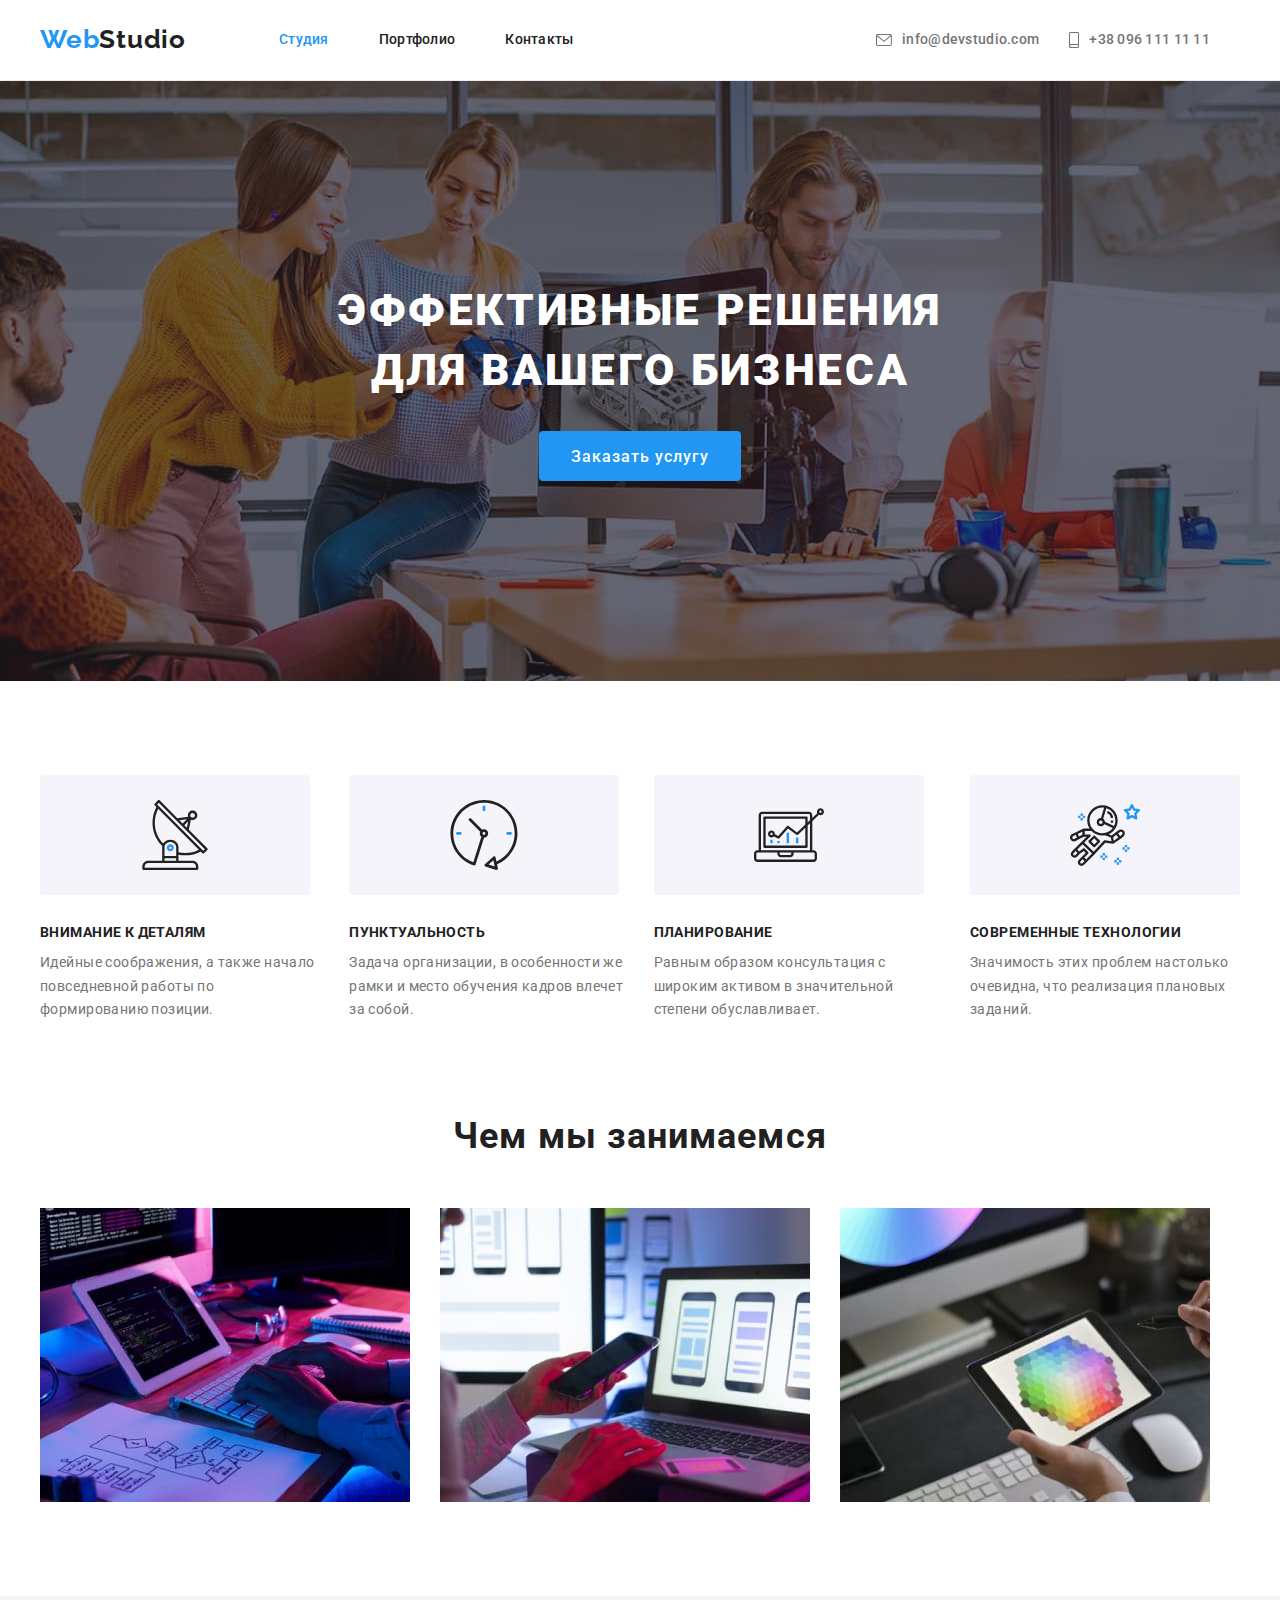
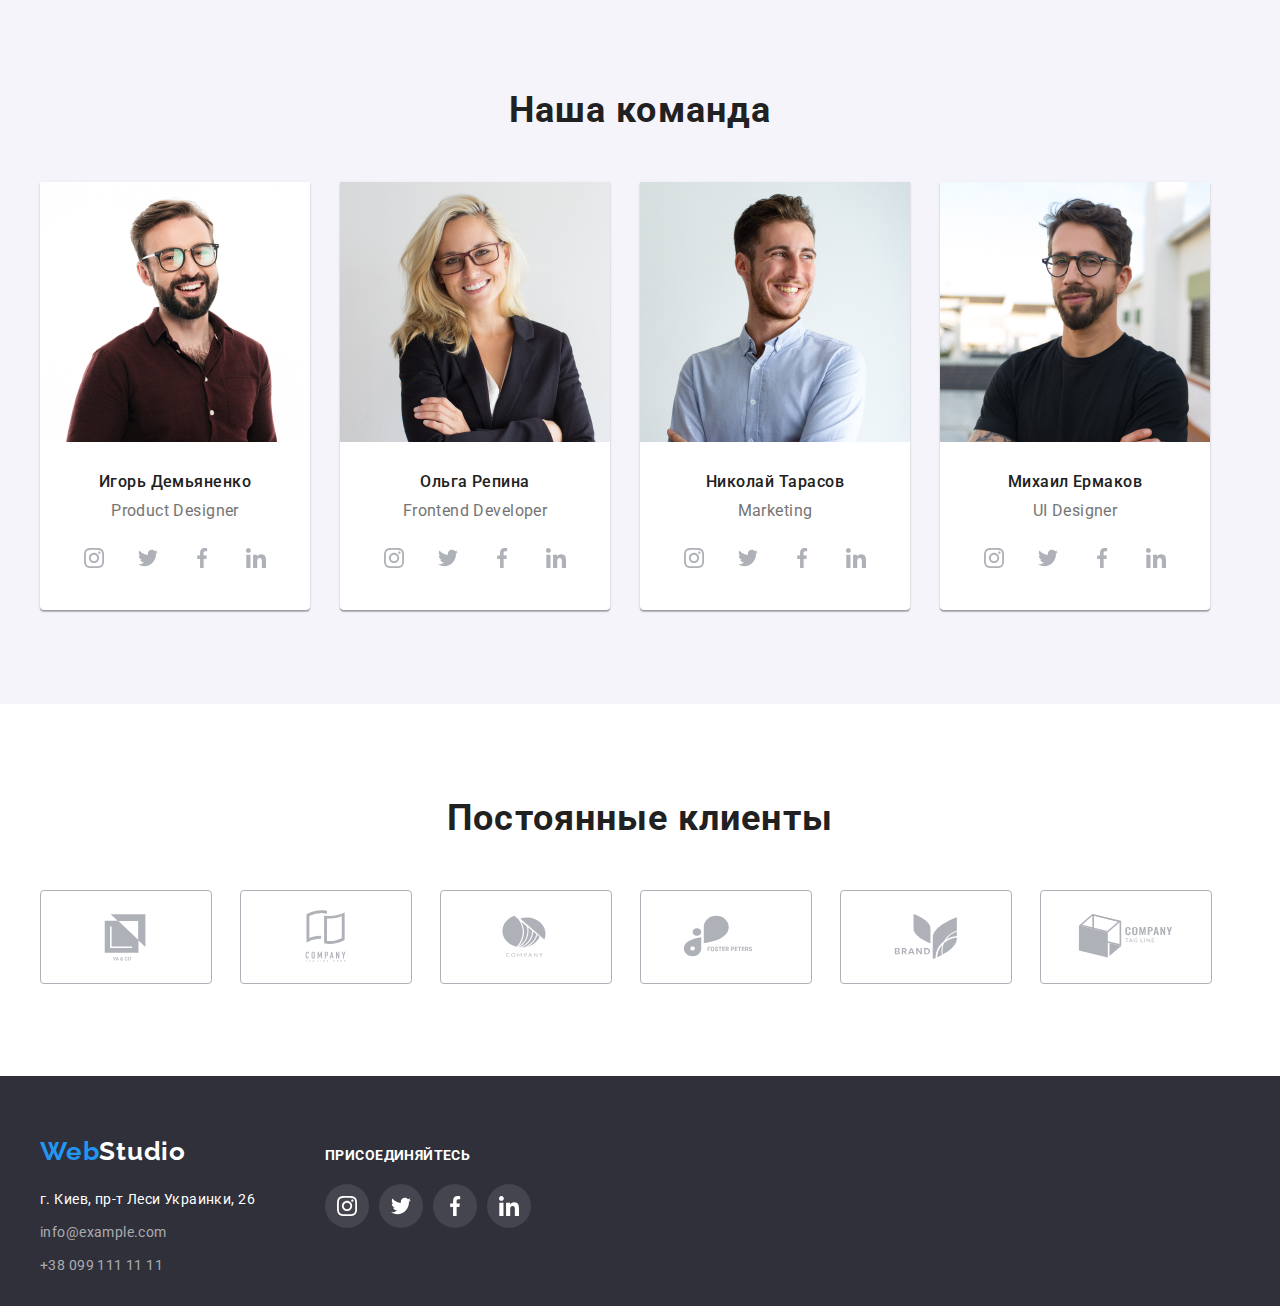
<file: index.html>
<!DOCTYPE html>
<html lang="ru">

<head>
    <meta charset="UTF-8">
    <meta http-equiv="X-UA-Compatible" content="IE=edge">
    <meta name="viewport" content="width=device-width, initial-scale=1.0">
    <title>Студия</title>
    <link rel="preconnect" href="https://fonts.googleapis.com">
    <link rel="preconnect" href="https://fonts.gstatic.com" crossorigin>
    <link
        href="https://fonts.googleapis.com/css2?family=Raleway:wght@700&family=Roboto:wght@400;500;700;900&display=swap"
        rel="stylesheet">
    <link rel="stylesheet" href="https://cdnjs.cloudflare.com/ajax/libs/modern-normalize/1.1.0/modern-normalize.min.css"
        integrity="sha512-wpPYUAdjBVSE4KJnH1VR1HeZfpl1ub8YT/NKx4PuQ5NmX2tKuGu6U/JRp5y+Y8XG2tV+wKQpNHVUX03MfMFn9Q=="
        crossorigin="anonymous" referrerpolicy="no-referrer" />
    <link rel="stylesheet" href="./css/styles.css" />
</head>

<body>
    <!-- Шапка сайта Студия-->
    <header class="header">
        <div class="container header-container">
            <nav class="navigation">
                <a class="logo" href="/"><span class="logo-title">Web</span>Studio</a>
                <ul class="header-list list">
                    <li class="header-item"><a class="header-link current" href=" ./index.html">Студия</a></li>
                    <li class="header-item"><a class="header-link" href="./portfolio.html">Портфолио</a></li>
                    <li class="header-item"><a class="header-link" href="">Контакты</a></li>
                </ul>
            </nav>
            <ul class="contacts list">
                <li class="item">
                    <a class="link" href="mailto:info@devstudio.com">
                        <svg class="envelope-icon" width="16px" height="12px">
                            <use href="images/symbol-defs.svg#envelope"></use>
                        </svg> info@devstudio.com
                    </a>
                </li>

                <li class="item">
                    <a class="link" href="tel:+380961111111">
                        <svg class="smartphone-icon" width="10px" height="16px">
                            <use href="images/symbol-defs.svg#smartphone"></use>
                        </svg>+38 096 111 11 11
                    </a>
                </li>
            </ul>
        </div>
    </header>
    <!-- Секция Эффективные решения -->
    <main>
        <section class="hero">
            <div class="container hero-container">
                <h1 class="hero-title">Эффективные решения</br>для вашего бизнеса</h1>
                <button class="button" type="button btn">Заказать услугу</button>
            </div>
        </section>
        <!-- Секция детали -->
        <section class="section-no-padding">
            <div class="container">
                <h2 class="section-title" hidden>Наши особенности</h2>
                <ul class="feature-list list">
                    <li class="feature-item">
                        <div class="feature-icons">
                            <svg class="feature-icon" width="70px" height="70">
                                <use href="./images/symbol-defs.svg#antenna"></use>
                            </svg>
                        </div>
                        <h3 class="feature-title">Внимание к деталям</h3>
                        <p class="feature-text">Идейные соображения, а также начало повседневной работы по
                            формированию
                            позиции.</p>
                    </li>
                    <li class="feature-item">
                        <div class="feature-icons">
                            <svg class="feature-icon" width="70px" height="70">
                                <use href="./images/symbol-defs.svg#clock"></use>
                            </svg>
                        </div>
                        <h3 class="feature-title">Пунктуальность</h3>
                        <p class="feature-text">Задача организации, в особенности же рамки и место обучения кадров
                            влечет за собой.</p>
                    </li>
                    <li class="feature-item">
                        <div class="feature-icons">
                            <svg class="feature-icon" width="70px" height="70">
                                <use href="./images/symbol-defs.svg#diagram"></use>
                            </svg>
                        </div>
                        <h3 class="feature-title">Планирование</h3>
                        <p class="feature-text">Равным образом консультация с широким активом в значительной степени
                            обуславливает.</p>
                    </li>
                    <li class="feature-item">
                        <div class="feature-icons">
                            <svg class="feature-icon" width="70px" height="70">
                                <use href="./images/symbol-defs.svg#astronaut"></use>
                            </svg>
                        </div>
                        <h3 class="feature-title">Современные технологии</h3>
                        <p class="feature-text">Значимость этих проблем настолько очевидна, что реализация плановых
                            заданий.</p>
                    </li>
                </ul>
            </div>
        </section>
        <!-- Секция занятия-->
        <section class="section">
            <div class="container">
                <h2 class="info-title">Чем мы занимаемся</h2>
                <ul class="info-list list">
                    <li class="info-item">
                        <img src="images/photo-box-1.jpg" alt="специалист пишет код " width="370" height="294"
                            class="info-img" />
                    </li>
                    <li class="info-item">
                        <img src="images/photo-box-2.jpg" alt="тестировщик тестует код " width="370" height="294"
                            class="info-img" />
                    </li>
                    <li class="info-item">
                        <img src="images/photo-box-3.jpg" alt="архитектор рисует проект " width="370" height="294"
                            class="info-img" />
                    </li>
                </ul>
            </div>
        </section>
        <!-- Секция команда -->
        <section class="section about-section">
            <div class="container">
                <h2 class="about-team">Наша команда</h2>
                <ul class="about-list list">
                    <li class="about-item">
                        <img src="images/about-img-1.jpg" alt="Игорь Демьяненко" width="270" height="260"
                            class="about-img" />
                        <div class="about">
                            <h3 class="about-title">Игорь Демьяненко</h3>
                            <p class="about-text" lang="en">Product Designer</p>
                            <ul class="social-list list">
                                <li class="social-item">
                                    <a class="social-link" href="">
                                        <svg class="social-icon" width="20px" height="20px">
                                            <use href="./images/symbol-defs.svg#instagram"></use>
                                        </svg></a>
                                </li>
                                <li class="social-item">
                                    <a class="social-link" href="">
                                        <svg class="social-icon" width="20px" height="20px">
                                            <use href="./images/symbol-defs.svg#twitter"></use>
                                        </svg></a>
                                </li>
                                <li class="social-item">
                                    <a class="social-link" href="">
                                        <svg class="social-icon" width="20px" height="20px">
                                            <use href="./images/symbol-defs.svg#facebook"></use>
                                        </svg></a>
                                </li>
                                <li class="social-item">
                                    <a class="social-link" href="">
                                        <svg class="social-icon" width="20px" height="20px">
                                            <use href="./images/symbol-defs.svg#linkedin"></use>
                                        </svg></a>
                                </li>
                            </ul>
                        </div>
                    <li class="about-item">
                        <img src="images/about-img-2.jpg" alt="Ольга Репина" width="270" height="260"
                            class="about-img" />
                        <div class="about">
                            <h3 class="about-title">Ольга Репина</h3>
                            <p class="about-text" lang="en">Frontend Developer</p>
                            <ul class="social-list list">
                                <li class="social-item">
                                    <a class="social-link" href="">
                                        <svg class="social-icon" width="20px" height="20px">
                                            <use href="./images/symbol-defs.svg#instagram"></use>
                                        </svg></a>
                                </li>
                                <li class="social-item">
                                    <a class="social-link" href="">
                                        <svg class="social-icon" width="20px" height="20px">
                                            <use href="./images/symbol-defs.svg#twitter"></use>
                                        </svg></a>
                                </li>
                                <li class="social-item">
                                    <a class="social-link" href="">
                                        <svg class="social-icon" width="20px" height="20px">
                                            <use href="./images/symbol-defs.svg#facebook"></use>
                                        </svg></a>
                                </li>
                                <li class="social-item">
                                    <a class="social-link" href="">
                                        <svg class="social-icon" width="20px" height="20px">
                                            <use href="./images/symbol-defs.svg#linkedin"></use>
                                        </svg></a>
                                </li>
                            </ul>
                        </div>
                    <li class="about-item">
                        <img src="images/about-img-3.jpg" alt="Николай Тарасов" width="270" height="260"
                            class="about-img" />
                        <div class="about">
                            <h3 class="about-title">Николай Тарасов</h3>
                            <p class="about-text" lang="en">Marketing</p>
                            <ul class="social-list list">
                                <li class="social-item">
                                    <a class="social-link" href="">
                                        <svg class="social-icon" width="20px" height="20px">
                                            <use href="./images/symbol-defs.svg#instagram"></use>
                                        </svg></a>
                                </li>
                                <li class="social-item">
                                    <a class="social-link" href="">
                                        <svg class="social-icon" width="20px" height="20px">
                                            <use href="./images/symbol-defs.svg#twitter"></use>
                                        </svg></a>
                                </li>
                                <li class=" social-item">
                                    <a class="social-link" href="">
                                        <svg class="social-icon" width="20px" height="20px">
                                            <use href="./images/symbol-defs.svg#facebook"></use>
                                        </svg></a>
                                </li>
                                <li class=" social-item">
                                    <a class="social-link" href="">
                                        <svg class="social-icon" width="20px" height="20px">
                                            <use href="./images/symbol-defs.svg#linkedin"></use>
                                        </svg></a>
                                </li>
                            </ul>
                        </div>
                    <li class="about-item">
                        <img src="images/about-img-4.jpg" alt="Михаил Ермаков" width="270" height="260"
                            class="about-img" />
                        <div class="about">
                            <h3 class="about-title">Михаил Ермаков</h3>
                            <p class="about-text" lang="en">UI Designer</p>
                            <ul class="social-list list">
                                <li class="social-item">
                                    <a class="social-link" href="">
                                        <svg class="social-icon" width="20px" height="20px">
                                            <use href="./images/symbol-defs.svg#instagram"></use>
                                        </svg></a>
                                </li>
                                <li class="social-item">
                                    <a class="social-link" href="">
                                        <svg class="social-icon" width="20px" height="20px">
                                            <use href="./images/symbol-defs.svg#twitter"></use>
                                        </svg></a>
                                </li>
                                <li class="social-item">
                                    <a class="social-link" href="">
                                        <svg class="social-icon" width="20px" height="20px">
                                            <use href="./images/symbol-defs.svg#facebook"></use>
                                        </svg></a>
                                </li>
                                <li class="social-item">
                                    <a class="social-link" href="">
                                        <svg class="social-icon" width="20px" height="20px">
                                            <use href="./images/symbol-defs.svg#linkedin"></use>
                                        </svg></a>
                                </li>
                            </ul>
                        </div>

        </section>
        <!-- Постоянные клиенты -->
        <section class="clients">
            <div class="container">
                <h2 class="clietns-title">Постоянные клиенты</h2>
                <ul class="clients-list list">
                    <li class="client-item">
                        <a class="client-link" href="">
                            <svg class="client-icon" width="106px" height="60px">
                                <use href="./images/symbol-defs.svg#logo-1"></use>
                            </svg></a>
                    </li>
                    <li class="client-item">
                        <a class="client-link" href="">
                            <svg class="client-icon" width="106px" height="60px">
                                <use href="./images/symbol-defs.svg#logo-2"></use>
                            </svg></a>
                    </li>
                    <li class="client-item">
                        <a class="client-link" href="">
                            <svg class="client-icon" width="106px" height="60px">
                                <use href="./images/symbol-defs.svg#logo-3"></use>
                            </svg></a>
                    </li>
                    <li class="client-item">
                        <a class="client-link" href="">
                            <svg class="client-icon" width="106px" height="60px">
                                <use href="./images/symbol-defs.svg#logo-4"></use>
                            </svg></a>
                    </li>
                    <li class="client-item">
                        <a class="client-link" href="">
                            <svg class="client-icon" width="106px" height="60px">
                                <use href="./images/symbol-defs.svg#logo-5"></use>
                            </svg></a>
                    </li>
                    <li class="client-item">
                        <a class="client-link" href="">
                            <svg class="client-icon" width="106px" height="60px">
                                <use href="./images/symbol-defs.svg#logo-6"></use>
                            </svg></a>
                    </li>
                </ul>
            </div>
        </section>
    </main>
    <!-- Секция контакты -->
    <footer class="page-footer">
        <div class="container footer-container">
            <div class="footer-link">
                <a class="logo" href="/"><span class="logo-title">Web</span>Studio</a>
                <address class="footer-address">
                    <ul class="address-list list">
                        <li class="address-item">
                            <a class="footer-address" href="">г. Киев, пр-т Леси Украинки, 26</a>
                        </li>
                        <li class="address-item">
                            <a class="link-mail" href="mailto:info@example.com">info@example.com</a>
                        </li>
                        <li class="address-item">
                            <a class="link-tel" href="tel:+380991111111">+38 099 111 11 11</a>
                        </li>
                    </ul>
                </address>
            </div>
            <div class="footer-social">
                <p class="network">присоединяйтесь</p>
                <ul class="footer-icons list">
                    <li class="logo-item">
                        <a class="footer-icon link" href="">
                            <svg class="footer-icon" width="20px" height="20px">
                                <use href="images/symbol-defs.svg#instagram"></use>
                            </svg>
                        </a>
                    </li>
                    <li class="logo-item">
                        <a class="footer-icon link" href="">
                            <svg class="footer-icon" width="20px" height="20px">
                                <use href="images/symbol-defs.svg#twitter"></use>
                            </svg>
                        </a>
                    </li>
                    <li class="logo-item">
                        <a class="footer-icon link" href="">
                            <svg class="footer-icon" width="20px" height="20px">
                                <use href="images/symbol-defs.svg#facebook"></use>
                            </svg>
                        </a>
                    </li>
                    <li class="logo-item">
                        <a class="footer-icon link" href="">
                            <svg class="footer-icon" width="20px" height="20px">
                                <use href="images/symbol-defs.svg#linkedin"></use>
                            </svg>
                        </a>
                    </li>
                </ul>

            </div>

        </div>
    </footer>
</body>

</html>
</file>
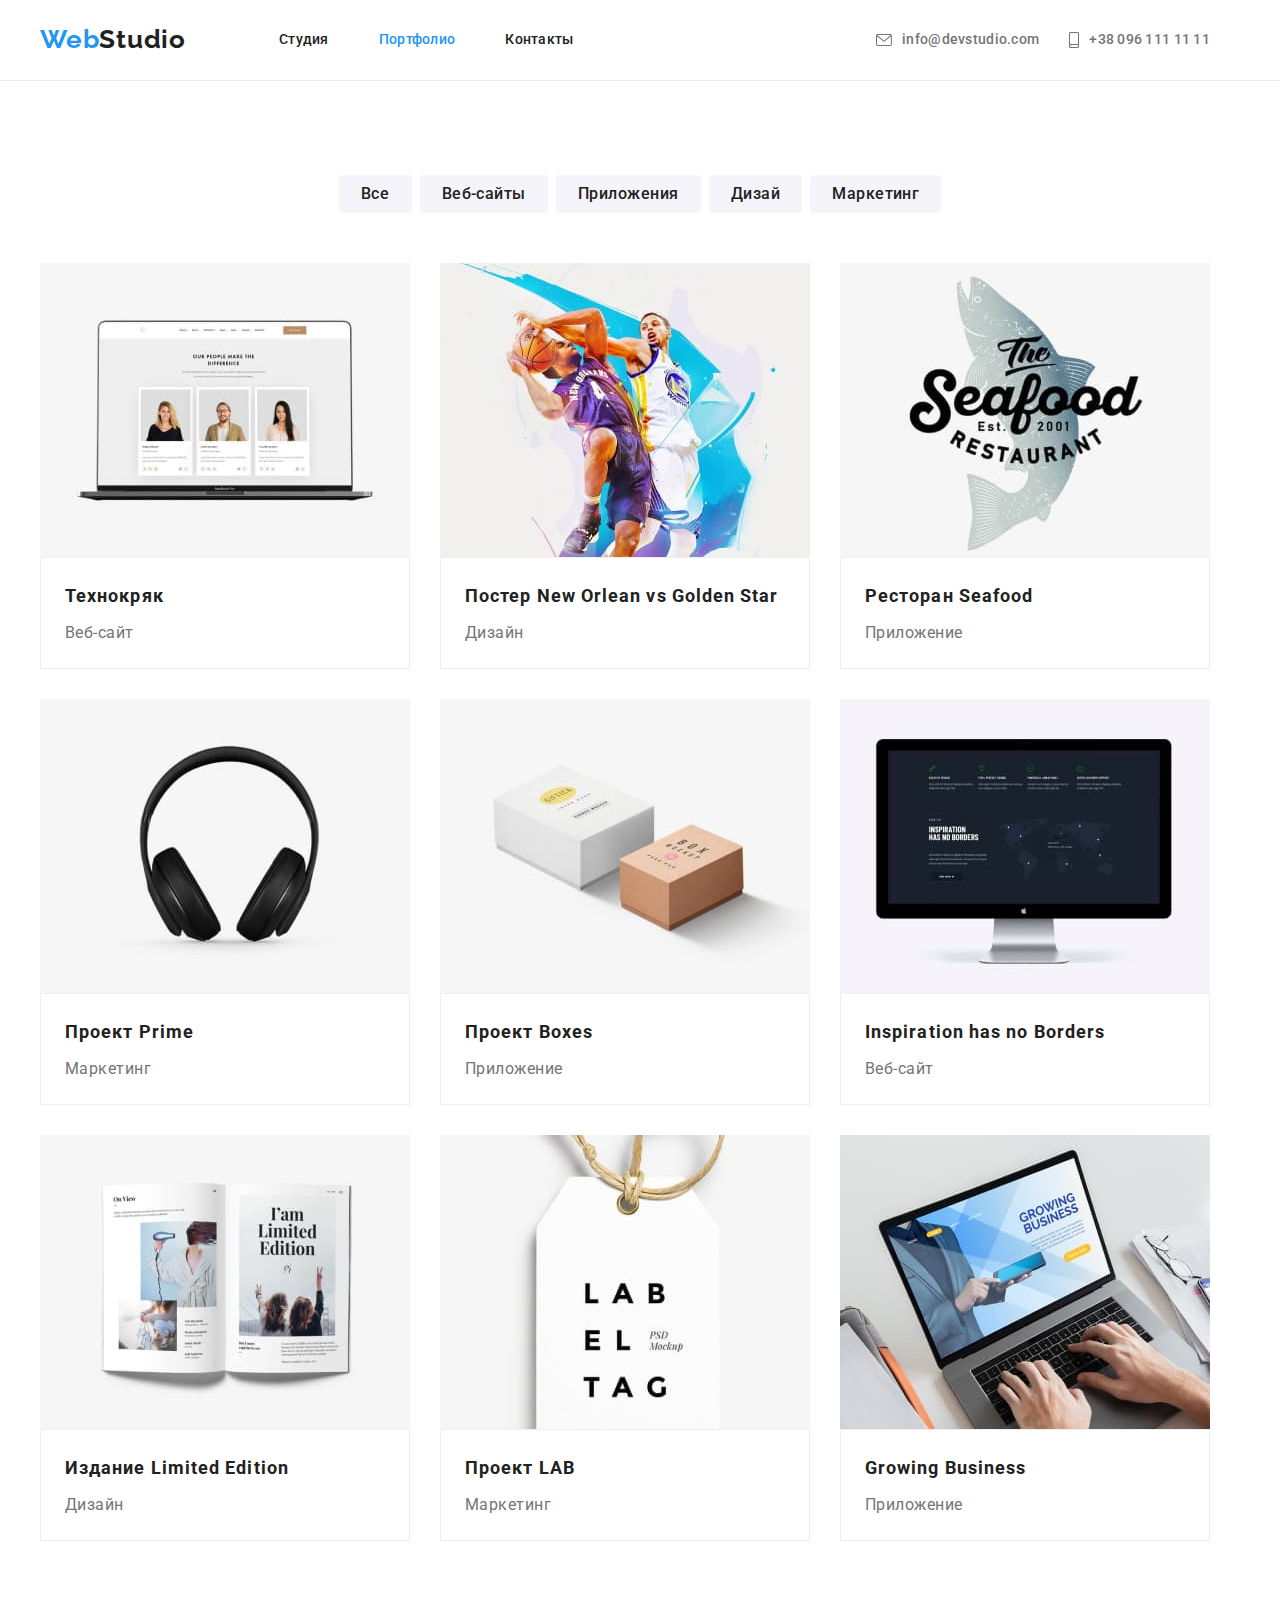
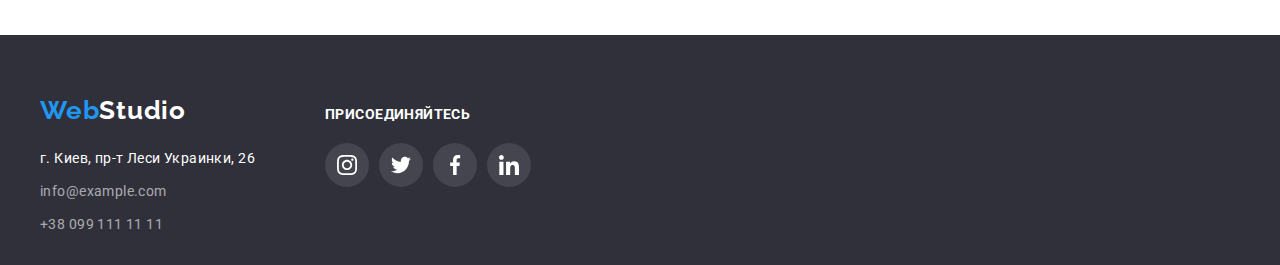
<file: portfolio.html>
<!DOCTYPE html>
<html lang="ru">

<head>
    <meta charset="UTF-8">
    <meta http-equiv="X-UA-Compatible" content="IE=edge">
    <meta name="viewport" content="width=device-width, initial-scale=1.0">
    <title>Портфолио</title>
    <link rel="preconnect" href="https://fonts.googleapis.com">
    <link rel="preconnect" href="https://fonts.gstatic.com" crossorigin>
    <link
        href="https://fonts.googleapis.com/css2?family=Raleway:wght@700&family=Roboto:wght@400;500;700;900&display=swap"
        rel="stylesheet">
    <link rel="stylesheet" href="https://cdnjs.cloudflare.com/ajax/libs/modern-normalize/1.1.0/modern-normalize.min.css"
        integrity="sha512-wpPYUAdjBVSE4KJnH1VR1HeZfpl1ub8YT/NKx4PuQ5NmX2tKuGu6U/JRp5y+Y8XG2tV+wKQpNHVUX03MfMFn9Q=="
        crossorigin="anonymous" referrerpolicy="no-referrer" />
    <link rel="stylesheet" href="./css/styles.css" />
</head>

<body>
    <!-- Шапка сайта Портфолио-->
    <header class="header">
        <div class="container header-container">
            <nav class="navigation">
                <a class="logo" href="/"><span class="logo-title">Web</span>Studio</a>
                <ul class="header-list list">
                    <li class="header-item"><a class="header-link" href=" ./index.html">Студия</a></li>
                    <li class="header-item"><a class="header-link current" href="./portfolio.html">Портфолио</a></li>
                    <li class="header-item"><a class="header-link" href="">Контакты</a>
                    </li>
                </ul>
            </nav>
            <ul class="contacts list">
                <li class="item">
                    <a class="link" href="mailto:info@devstudio.com">
                        <svg class="envelope-icon" width="16px" height="12px">
                            <use href="images/symbol-defs.svg#envelope"></use>
                        </svg> info@devstudio.com
                    </a>
                </li>

                <li class="item">
                    <a class="link" href="tel:+380961111111">
                        <svg class="smartphone-icon" width="10px" height="16px">
                            <use href="images/symbol-defs.svg#smartphone"></use>
                        </svg>+38 096 111 11 11
                    </a>
                </li>

            </ul>
        </div>
    </header>

    <!-- Секция о всем на сайте-->
    <main">
        <section class="section">
            <div class="container">
                <ul class="buttons-link list">
                    <li class="item">
                        <button class="button secondary" type="button">Все</button>
                    </li>
                    <li class="item">
                        <button class="button secondary" type="button">Веб-сайты</button>
                    </li>
                    <li class="item">
                        <button class="button secondary" type="button">Приложения</button>
                    </li>
                    <li class="item">
                        <button class="button secondary" type="button">Дизай</button>
                    </li>
                    <li class="item">
                        <button class="button secondary" type="button">Маркетинг</button>
                    </li>
                </ul>
                <ul class="images-list list">
                    <li class="images-item">
                        <img src="images/bild-img-5.jpg" alt="Технокряк" width="370" height="294" class="item-img" />
                        <div class="item-list item-text">
                            <h3 class="imag-title">Технокряк</h3>
                            <p class="imag-text">Веб-сайт</p>
                        </div>
                    </li>
                    <li class="images-item">
                        <img src="images/bild-img-6.jpg" alt="Постер New Orlean vs Golden Star" width="370" height="294"
                            class="item-img" />
                        <div class="item-list">
                            <h3 class="imag-title">Постер New Orlean vs Golden Star</h3>
                            <p class="imag-text">Дизайн</p>
                        </div>
                    </li>
                    <li class="images-item">
                        <img src="images/bild-img-7.jpg" alt="Ресторан Seafood" width="370" height="294"
                            class="item-img" />
                        <div class="item-list">
                            <h3 class="imag-title">Ресторан Seafood</h3>
                            <p class="imag-text">Приложение</p>
                        </div>
                    </li>
                    <li class="images-item">
                        <img src="images/bild-img-8.jpg" alt="Проект Prime" width="370" height="294" class="item-img" />
                        <div class="item-list">
                            <h3 class="imag-title">Проект Prime</h3>
                            <p class="imag-text">Маркетинг</p>
                        </div>
                    </li>
                    <li class="images-item">
                        <img src="images/bild-img-9.jpg" alt="Проект Boxes" width="370" height="294" class="item-img" />
                        <div class="item-list">
                            <h3 class="imag-title">Проект Boxes</h3>
                            <p class="imag-text">Приложение</p>
                        </div>
                    </li>
                    <li class="images-item">
                        <img src="images/bild-img-10.jpg" alt="Inspiration has no Borders" width="370" height="294"
                            class="item-img" />
                        <div class="item-list">
                            <h3 class="imag-title">Inspiration has no Borders</h3>
                            <p class="imag-text">Веб-сайт</p>
                        </div>
                    </li>
                    <li class="images-item">
                        <img src="images/bild-img-11.jpg" alt="Издание Limited Edition" width="370" height="294"
                            class="item-img" />
                        <div class="item-list">
                            <h3 class="imag-title">Издание Limited Edition</h3>
                            <p class="imag-text">Дизайн</p>
                        </div>
                    </li>
                    <li class="images-item">
                        <img src="images/bild-img-12.jpg" alt="Проект LAB" width="370" height="294" class="item-img" />
                        <div class="item-list">
                            <h3 class="imag-title">Проект LAB</h3>
                            <p class="imag-text">Маркетинг</p>
                        </div>
                    </li>
                    <li class="images-item">
                        <img src="images/bild-img-13.jpg" alt="Growing Business" width="370" height="294"
                            class="item-img" />
                        <div class="item-list">
                            <h3 class="imag-title">Growing Business</h3>
                            <p class="imag-text">Приложение</p>
                        </div>
                    </li>
                </ul>
            </div>
        </section>
        </main>
        <!--  Секция контакты -->
        <footer class="page-footer">
            <div class="container footer-container">
                <div class="footer">
                    <a class="logo" href="/"><span class="logo-title">Web</span>Studio</a>
                    <address class="footer-address">
                        <ul class="address-list list">
                            <li class="address-item">
                                <a class="footer-address" href="">г. Киев, пр-т Леси Украинки, 26</a>
                            </li>
                            <li class="address-item">
                                <a class="link-mail" href="mailto:info@example.com">info@example.com</a>
                            </li>
                            <li class="address-item">
                                <a class="link-tel" href="tel:+380991111111">+38 099 111 11 11</a>
                            </li>
                        </ul>
                    </address>
                </div>

                <div class="footer-social">
                    <p class="network">присоединяйтесь</p>
                    <ul class="footer-icons list">
                        <li class="logo-item">
                            <a class="footer-icon link" href="">
                                <svg class="footer-icon" width="20px" height="20px">
                                    <use href="images/symbol-defs.svg#instagram"></use>
                                </svg>
                            </a>
                        </li>
                        <li class="logo-item">
                            <a class="footer-icon link" href="">
                                <svg class="footer-icon" width="20px" height="20px">
                                    <use href="images/symbol-defs.svg#twitter"></use>
                                </svg>
                            </a>
                        </li>
                        <li class="logo-item">
                            <a class="footer-icon link" href="">
                                <svg class="footer-icon" width="20px" height="20px">
                                    <use href="images/symbol-defs.svg#facebook"></use>
                                </svg>
                            </a>
                        </li>
                        <li class="logo-item">
                            <a class="footer-icon link" href="">
                                <svg class="footer-icon" width="20px" height="20px">
                                    <use href="images/symbol-defs.svg#linkedin"></use>
                                </svg>
                            </a>
                        </li>
                    </ul>

                </div>
            </div>
        </footer>
</body>

</html>
</file>
<file: css/styles.css>
:root {
  --header-text-color: #212121;
  --main-text-color: #757575;
  --primary-title-color: #ffffff;
  --accent-color: #2196f2;
  --title-color: #000000;
  --footer-link-color: rgba(255, 255, 255, 0.6);
  --icon-color: #afb1b8;
}
p,
h1,
h2,
h3,
h4,
h5,
h6 {
  margin: 0;
}

img {
  display: block;
}

button {
  cursor: pointer;
}

body {
  margin: 0;
  font-family: Roboto, sans-serif;
  font-style: normal;
  font-size: 14px;
  font-weight: 400;
  line-height: 1.71;
  letter-spacing: 0.03em;
  color: #757575;
}

.list {
  list-style: none;
}

a {
  text-decoration: none;
}
.container {
  width: 1200px;
  padding-left: 15px;
  padding-right: 15px;
  margin: 0 auto;

  /*outline: 1px solid red;*/
}

.section {
  padding: 94px 0;
}
ul {
  margin: 0;
  padding: 0;
}

/*-----------------------------HEADER-------------------------------*/
.header {
  /*padding-top: 24px;
  padding-bottom: 25px;*/
  border-bottom: 1px solid #ececec;
}

.header-container {
  display: flex;
}
/*----logo-header----*/
/*----logo-title-header----*/

.logo {
  font-family: Raleway;
  font-weight: bold;

  font-size: 26px;
  line-height: 1.19;
  text-decoration: none;
  letter-spacing: 0.03em;

  padding-top: 24px;
  padding-bottom: 25px;
  text-decoration: none;
  color: var(--header-text-color);
}
.logo-title {
  padding-top: 24px;
  padding-bottom: 25px;
  color: var(--accent-color);
}

.logo:hover,
.logo:focus {
  color: var(--accent-color);
}
/*---------------navigation----------*/
/*----header-list----*/

.navigation {
  display: flex;
  align-items: center;
}

.header-list {
  display: flex;
  margin-left: 93px;
}

.header-list .header-item + .header-item {
  margin-left: 50px;
}
.header-link {
  font-weight: 500;
  font-size: 14px;
  line-height: 1.14;
  letter-spacing: 0.02em;
  padding-top: 32px;
  padding-bottom: 32px;
  display: flex;
  color: var(--header-text-color);
}
.header-link:hover,
.header-link:focus {
  color: var(--accent-color);
}

/*------------contacts-header-----------*/

.contacts {
  display: flex;
  margin-left: auto;
  padding-top: 32px;
  padding-bottom: 32px;
}
.link {
  font-weight: 500;
  font-size: 14px;
  line-height: 1.14;

  margin-right: 30px;
  letter-spacing: 0.02em;
  color: var(--main-text-color);
}
.contacts .link .envelope-icon,
.contacts .link .smartphone-icon {
  margin-right: 10px;
  fill: currentColor;
}
.contacts .item .link {
  display: flex;
  align-items: center;
}
.contacts .link:hover,
.contacts .link:focus {
  color: var(--accent-color);
}
.envelope-icon .smartphone-icon {
  margin-right: 10px;
  vertical-align: middle;
  fill: var(--main-text-color);
}
.navigation .link:hover {
  color: var(--accent-color);
}
.navigation .header-link.current {
  color: var(--accent-color);
}

/*-------------------------------MAIN---------------------------*/
/*-----section-hero------*/
.hero {
  background-color: #2f303a;
  text-align: center;
  /*height: 600px;*/
  max-width: 1600px;
  margin-left: auto;
  margin-right: auto;
  background-image: linear-gradient(to right, rgba(47, 48, 58, 0.4), rgba(47, 48, 58, 0.4)),
    url(../images/overlay.jpg);
  background-repeat: no-repeat;
  background-position: center;
  background-size: cover;
}

.hero-container {
  padding-top: 200px;
  padding-bottom: 200px;
  /* background-color: #2f303a;*/
}

.hero-title {
  font-weight: 900;
  font-size: 44px;
  line-height: 1.36;

  text-align: center;
  letter-spacing: 0.06em;

  margin-top: 0;
  margin-bottom: 30px;
  text-transform: uppercase;
  color: var(--primary-title-color);
}

.button {
  font-family: inherit;
  font-style: normal;
  font-weight: 500;
  font-size: 16px;
  line-height: 1.87;
  letter-spacing: 0.06em;

  padding: 11px 32px;

  margin-left: auto;
  margin-right: auto;
  cursor: pointer;
  color: var(--primary-title-color);

  /*width: 200px;*/
  height: 50px;
  background: #2196f3;

  border-radius: 4px;
  border: transparent;
}
/*---features---*/
.feature-icons {
  display: flex;
  width: 270px;
  height: 120px;
  justify-content: center;
  align-items: center;
  background-color: #f5f4fa;
  border-radius: 4px;
  margin-bottom: 30px;
}

.section-title {
  font-size: 36px;
  line-height: 1.17;
  margin-bottom: 50px;

  text-align: center;
  color: var(--title-text-color);
}
.section {
  padding-top: 94px;
  padding-bottom: 94px;
}
.section-no-padding {
  padding-top: 94px;
  padding-bottom: 0;
}

.feature-list {
  display: flex;
  justify-content: center;
}

.feature-item:not(:last-child) {
  margin-right: 30px;
}

.feature-title {
  font-size: 14px;
  line-height: 1.14;
  letter-spacing: 0.03em;
  text-transform: uppercase;
  color: var(--header-text-color);
}

.feature-text {
  font-size: 14px;
  line-height: 1.71;
  letter-spacing: 0.03em;
  margin-top: 10px;
  color: var(--main-text-color);
}
/*--------info-------*/

.info-list {
  display: flex;
  margin-top: 50px;
}

.info-item:not(:first-child) {
  margin-left: 30px;
}

.info-item {
  justify-content: space-between;
}

.info-title {
  font-size: 36px;
  line-height: 1.16;
  text-align: center;
  letter-spacing: 0.03em;

  color: var(--header-text-color);
}

/*----about----*/

.about-section {
  background: #f5f4fa;
}
.about-list {
  display: flex;

  /*flex-basis: inherit;*/
}
.about-list .about-title {
  font-weight: 500;
  font-size: 16px;
  line-height: 1.19;
}

.about-list .about-text {
  font-size: 16px;
  line-height: 1.19;
  margin-top: 10px;
}
.about-item {
  background: #ffffff;
  box-shadow: 0px 1px 3px rgba(0, 0, 0, 0.12), 0px 1px 1px rgba(0, 0, 0, 0.14),
    0px 2px 1px rgba(0, 0, 0, 0.2);
  border-radius: 0px 0px 4px 4px;
}
.about-team {
  font-style: normal;
  font-size: 36px;
  line-height: 1.16;
  text-align: center;
  letter-spacing: 0.03em;

  margin-bottom: 50px;
  justify-content: space-between;
  color: var(--header-text-color);
}

.about-title {
  font-style: normal;
  font-weight: 500;
  font-size: 16px;
  line-height: 1.19px;

  text-align: center;
  letter-spacing: 0.03em;

  color: var(--header-text-color);
}

.about-item:not(:first-child) {
  margin-left: 30px;
}

.about-list .about-title,
.about-list .about-text {
  text-align: center;
}

.about-list .about {
  padding-top: 30px;
  padding-bottom: 30px;
}
/*----social----*/
.social-list {
  display: flex;
  justify-content: center;
  margin-top: 16px;
}

.social-list .social-item + .social-item {
  margin-left: 10px;
}
.social-link {
  display: flex;
  width: 44px;
  height: 44px;
  border-radius: 50%;
  justify-content: center;
  align-items: center;
  background-color: #ffffff;
  color: #afb1b8;
}

.social-icon {
  fill: currentColor;
}

.social-link:hover,
.social-link:focus {
  color: #ffffff;
  background-color: var(--accent-color);
}

/*-----clients----*/
.clients {
  padding-top: 94px;
  padding-bottom: 94px;
}
.clients-list {
  display: flex;
  /*justify-content: center;*/
  margin-top: 50px;
}
.client-item {
  width: 170px;
  height: 92px;
  /*margin-left: 30px;*/
}
.client-item:not(:first-child) {
  margin-left: 30px;
}

.clietns-title {
  font-style: normal;
  font-size: 36px;
  line-height: 1.16;
  text-align: center;
  letter-spacing: 0.03em;

  color: var(--header-text-color);
}
.client-link {
  display: flex;
  width: 100%;
  height: 100%;
  justify-content: center;
  align-items: center;

  border: 1px solid #afb1b8;
  border-radius: 4px;
  color: var(--icon-color);
}
.client-icon {
  fill: currentColor;
}

.client-link:hover,
.client-link:focus {
  color: var(--accent-color);
  border-color: var(--accent-color);
}

/*----------------------------FOOTER---------------------------*/
.footer-container {
  display: flex;
  align-items: baseline;
}
.page-footer {
  padding-top: 60px;
  padding-bottom: 20px;
  background-color: #2f303a;
}
.footer-address {
  font-style: normal;
  font-weight: normal;
  font-size: 14px;
  line-height: 1.71;
  letter-spacing: 0.03em;
  margin-top: 20px;
  color: var(--primary-title-color);
}

.page-footer .logo {
  font-family: Raleway;
  font-size: 26px;
  line-height: 1.19;
  letter-spacing: 0.03em;
  color: var(--primary-title-color);
}
.page-footer .logo:hover,
.page-footer .logo:focus {
  color: var(--accent-color);
}
/*---address---*/
.address-list {
  color: var(--primary-title-color);
}
.address-item {
  margin-right: 70px;
  margin-bottom: 9px;
}

/*---contacts---*/

.link-mail {
  font-style: normal;
  font-size: 14px;
  line-height: 1.71;
  letter-spacing: 0.03em;
  color: var(--footer-link-color);
}

.link-tel {
  font-style: normal;
  font-size: 14px;
  line-height: 1.71;
  letter-spacing: 0.03em;
  color: var(--footer-link-color);
}
.address-list .footer-address {
  color: var(--primary-white-color);
  text-decoration: none;
}
.address-item .footer-address:hover,
.address-item .footer-address:focus {
  color: var(--accent-color);
}
.address-item .link-mail:hover,
.address-item .link-mail:focus {
  color: var(--accent-color);
}
.address-item .link-tel:hover,
.address-item .link-tel:focus {
  color: var(--accent-color);
}
/*-----footer-social----*/

.network {
  text-transform: uppercase;
  font-weight: 700;
  line-height: 1.14;
  color: var(--primary-title-color);
  margin-bottom: 20px;
}
.footer-icon.link {
  display: flex;
  align-items: center;
  width: 44px;
  height: 44px;
  border-radius: 50%;

  background-color: rgba(255, 255, 255, 0.1);
  color: var(--primary-title-color);
}
.footer-icon {
  justify-content: center;
  fill: currentColor;
}
.footer-icons .logo-item + .logo-item {
  margin-left: 10px;
}

.footer-icons {
  display: flex;
}

.footer .container {
  display: flex;
}

/*.footer-social {
  margin: 12px 0 0 70px;
}*/
.footer-icon.link:hover,
.footer-icon.link:focus {
  background-color: var(--accent-color);
}
.logo-item:nth-child(-n + 4) {
  margin-right: -30px;
}

/*--------------------PORTFOLIO----------------------*/
/*button-portfolio*/

.buttons-link {
  display: flex;
  justify-content: center;
  margin-bottom: 50px;
}

.buttons-link .item + .item {
  margin-left: 8px;
}

/*.button.secondary {
  font-family: inherit;
  font-style: normal;
  font-weight: 500;
  font-size: 16px;
  line-height: 1.62;
  letter-spacing: 0.03em;

  padding: 6px 22px;
  min-width: 73px;

  width: 130px;
  height: 38px;
  border-radius: 4px;
  background-color: #f5f4fa;

  cursor: pointer;

  color: var(--header-text-color);
}*/
.button.secondary {
  font-family: inherit;
  font-style: normal;
  font-weight: 500;
  font-size: 16px;
  line-height: 1.62;
  letter-spacing: 0.03em;

  padding: 6px 22px;
  min-width: 73px;

  /*width: 130px;*/
  height: 38px;
  border-radius: 4px;
  background-color: #f5f4fa;

  cursor: pointer;

  color: var(--header-text-color);
}
.button.secondary:hover,
.button.secondary:focus,
.button.secondary:active {
  color: var(--primary-title-color);
  background-color: var(--accent-color);
}

/*-------imeges----*/

.images-list {
  display: flex;
  flex-wrap: wrap;
  margin-right: -30px;
  margin-bottom: -30px;
}
.images-item {
  margin-right: 30px;
  margin-bottom: 30px;
}
.item-list {
  padding-top: 20px;
  padding-bottom: 20px;
  border: 1px solid #eeeeee;
  padding-right: 24px;
  padding-left: 24px;
}
.images-list .images-item:hover {
  box-shadow: 0px 1px 1px rgba(0, 0, 0, 0.12), 0px 4px 4px rgba(0, 0, 0, 0.06),
    1px 4px 6px rgba(0, 0, 0, 0.16);
}
.item-text {
  background: var(--primary-title-color);
  border: 1px solid #eeeeee;
  box-sizing: border-box;
}

.imag-title {
  font-weight: 700;
  font-size: 18px;
  line-height: 2;
  letter-spacing: 0.06em;
  margin-bottom: 4px;
  color: var(--header-text-color);
}
.imag-text {
  font-weight: normal;
  font-size: 16px;
  line-height: 1.87;
  letter-spacing: 0.03em;
  color: var(--main-text-color);
}
</file>
